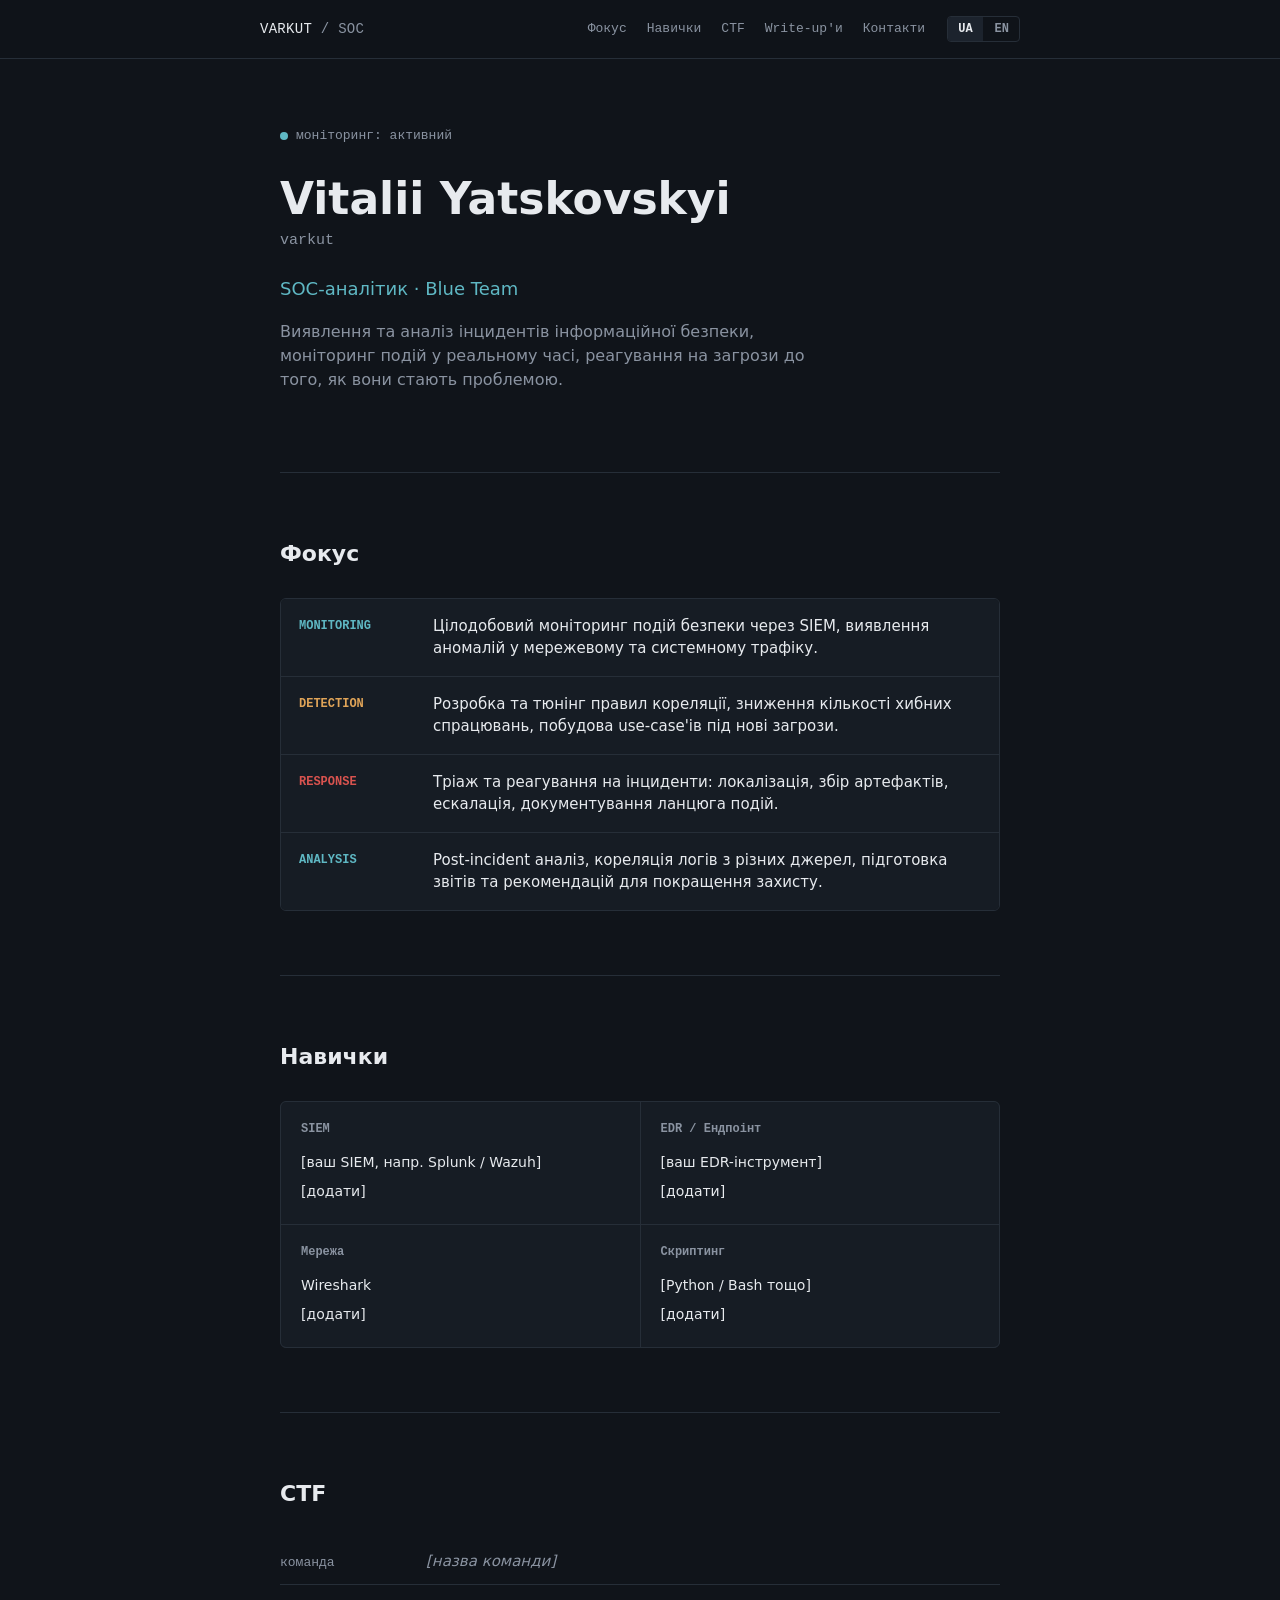
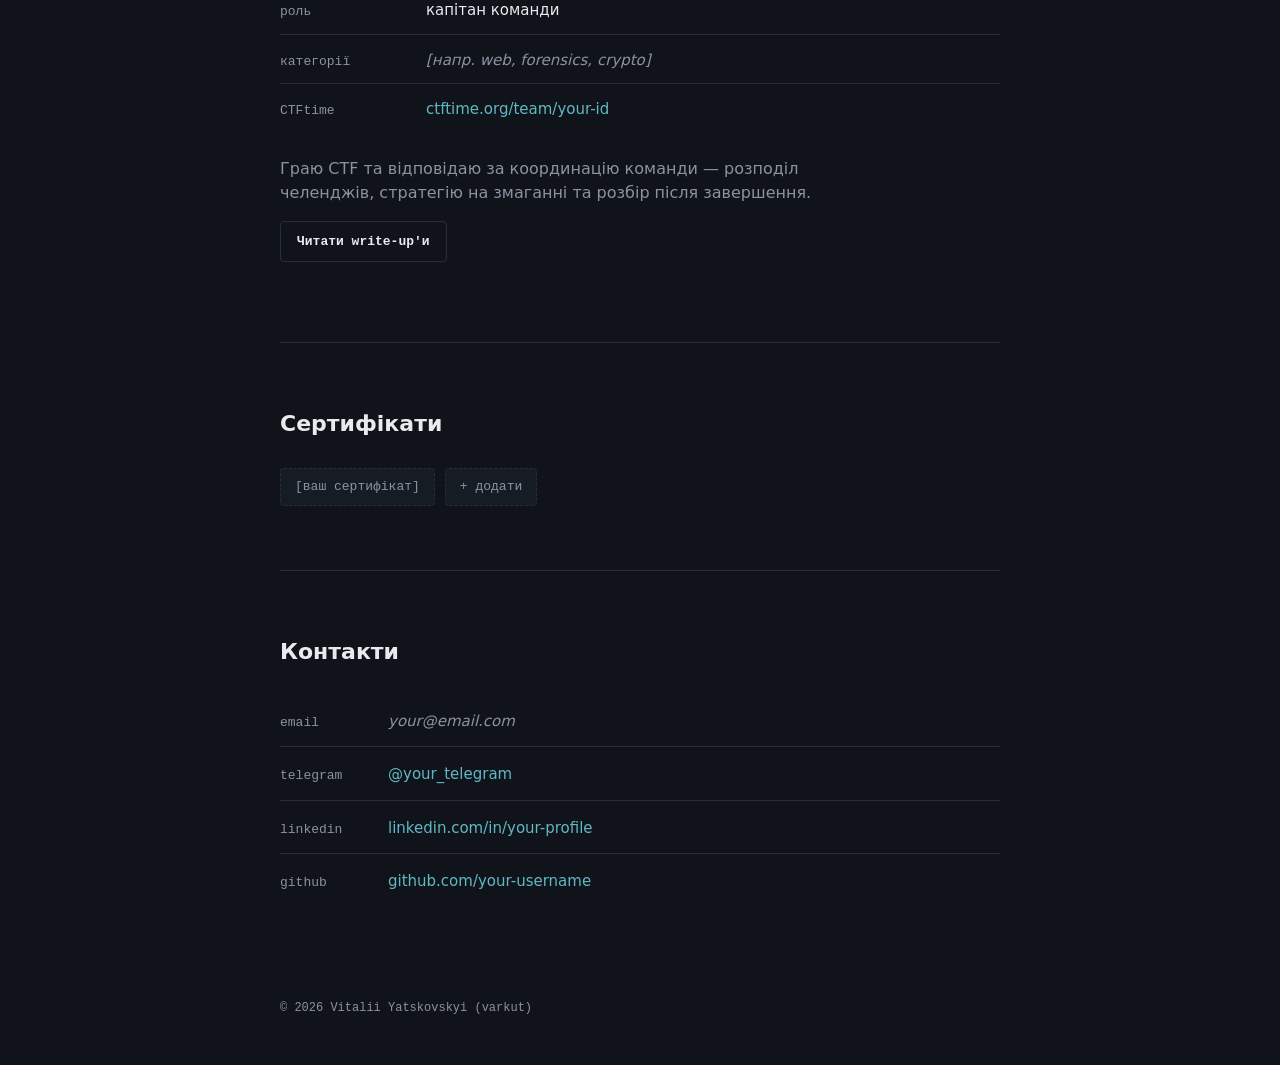
<file: index.html>
<!DOCTYPE html>
<html lang="uk">
<head>
<meta charset="UTF-8">
<meta name="viewport" content="width=device-width, initial-scale=1.0">
<title>Vitalii Yatskovskyi — SOC / Blue Team Analyst</title>
<meta http-equiv="Content-Security-Policy" content="default-src 'self'; style-src 'self' https://fonts.googleapis.com; font-src https://fonts.gstatic.com; script-src 'self'; img-src 'self' data:; connect-src 'none'; object-src 'none'; base-uri 'self'; form-action 'self'">
<meta name="referrer" content="no-referrer">
<link rel="preconnect" href="https://fonts.googleapis.com">
<link rel="preconnect" href="https://fonts.gstatic.com" crossorigin>
<link href="https://fonts.googleapis.com/css2?family=Space+Grotesk:wght@400;500;600;700&family=IBM+Plex+Mono:wght@400;500;600&display=swap" rel="stylesheet">
<link rel="stylesheet" href="styles.css">
</head>
<body>

<header>
  <div class="brand">VARKUT<span> / SOC</span></div>
  <div class="header-right">
    <nav>
      <a href="#focus" data-uk="Фокус" data-en="Focus">Фокус</a>
      <a href="#skills" data-uk="Навички" data-en="Skills">Навички</a>
      <a href="#ctf">CTF</a>
      <a href="writeups.html" data-uk="Write-up'и" data-en="Write-ups">Write-up'и</a>
      <a href="#contact" data-uk="Контакти" data-en="Contact">Контакти</a>
    </nav>
    <div class="lang-switch">
      <button type="button" data-set-lang="uk" class="active">UA</button>
      <button type="button" data-set-lang="en">EN</button>
    </div>
  </div>
</header>

<main>

  <section class="hero">
    <div class="status">
      <span class="dot"></span>
      <span data-uk="моніторинг: активний" data-en="monitoring: active">моніторинг: активний</span>
    </div>
    <h1>Vitalii Yatskovskyi</h1>
    <div class="alias">varkut</div>
    <div class="role" data-uk="SOC-аналітик · Blue Team" data-en="SOC Analyst · Blue Team">SOC-аналітик · Blue Team</div>
    <p class="tagline" data-uk="Виявлення та аналіз інцидентів інформаційної безпеки, моніторинг подій у реальному часі, реагування на загрози до того, як вони стають проблемою." data-en="Detecting and analyzing security incidents, real-time event monitoring, and responding to threats before they become a problem.">Виявлення та аналіз інцидентів інформаційної безпеки, моніторинг подій у реальному часі, реагування на загрози до того, як вони стають проблемою.</p>
  </section>

  <section id="focus">
    <h2 data-uk="Фокус" data-en="Focus">Фокус</h2>
    <div class="log">
      <div class="log-row">
        <span class="tag info">MONITORING</span>
        <p data-uk="Цілодобовий моніторинг подій безпеки через SIEM, виявлення аномалій у мережевому та системному трафіку." data-en="Round-the-clock monitoring of security events via SIEM, detecting anomalies in network and system traffic.">Цілодобовий моніторинг подій безпеки через SIEM, виявлення аномалій у мережевому та системному трафіку.</p>
      </div>
      <div class="log-row">
        <span class="tag med">DETECTION</span>
        <p data-uk="Розробка та тюнінг правил кореляції, зниження кількості хибних спрацювань, побудова use-case'ів під нові загрози." data-en="Building and tuning correlation rules, reducing false positives, developing use cases for emerging threats.">Розробка та тюнінг правил кореляції, зниження кількості хибних спрацювань, побудова use-case'ів під нові загрози.</p>
      </div>
      <div class="log-row">
        <span class="tag high">RESPONSE</span>
        <p data-uk="Тріаж та реагування на інциденти: локалізація, збір артефактів, ескалація, документування ланцюга подій." data-en="Incident triage and response: containment, artifact collection, escalation, and documenting the event chain.">Тріаж та реагування на інциденти: локалізація, збір артефактів, ескалація, документування ланцюга подій.</p>
      </div>
      <div class="log-row">
        <span class="tag info">ANALYSIS</span>
        <p data-uk="Post-incident аналіз, кореляція логів з різних джерел, підготовка звітів та рекомендацій для покращення захисту." data-en="Post-incident analysis, correlating logs across sources, preparing reports and recommendations to improve defenses.">Post-incident аналіз, кореляція логів з різних джерел, підготовка звітів та рекомендацій для покращення захисту.</p>
      </div>
    </div>
  </section>

  <section id="skills">
    <h2 data-uk="Навички" data-en="Skills">Навички</h2>
    <div class="skills">
      <div class="skill-cell">
        <h3>SIEM</h3>
        <ul>
          <li data-uk="[ваш SIEM, напр. Splunk / Wazuh]" data-en="[your SIEM, e.g. Splunk / Wazuh]">[ваш SIEM, напр. Splunk / Wazuh]</li>
          <li data-uk="[додати]" data-en="[add]">[додати]</li>
        </ul>
      </div>
      <div class="skill-cell">
        <h3 data-uk="EDR / Ендпоінт" data-en="EDR / Endpoint">EDR / Ендпоінт</h3>
        <ul>
          <li data-uk="[ваш EDR-інструмент]" data-en="[your EDR tool]">[ваш EDR-інструмент]</li>
          <li data-uk="[додати]" data-en="[add]">[додати]</li>
        </ul>
      </div>
      <div class="skill-cell">
        <h3 data-uk="Мережа" data-en="Network">Мережа</h3>
        <ul>
          <li>Wireshark</li>
          <li data-uk="[додати]" data-en="[add]">[додати]</li>
        </ul>
      </div>
      <div class="skill-cell">
        <h3 data-uk="Скриптинг" data-en="Scripting">Скриптинг</h3>
        <ul>
          <li data-uk="[Python / Bash тощо]" data-en="[Python / Bash, etc.]">[Python / Bash тощо]</li>
          <li data-uk="[додати]" data-en="[add]">[додати]</li>
        </ul>
      </div>
    </div>
  </section>

  <section id="ctf">
    <h2>CTF</h2>
    <div class="ctf-grid">
      <div class="ctf-row">
        <span class="ctf-label mono" data-uk="команда" data-en="team">команда</span>
        <span class="ctf-value placeholder" data-uk="[назва команди]" data-en="[team name]">[назва команди]</span>
      </div>
      <div class="ctf-row">
        <span class="ctf-label mono" data-uk="роль" data-en="role">роль</span>
        <span class="ctf-value" data-uk="капітан команди" data-en="team captain">капітан команди</span>
      </div>
      <div class="ctf-row">
        <span class="ctf-label mono" data-uk="категорії" data-en="categories">категорії</span>
        <span class="ctf-value placeholder" data-uk="[напр. web, forensics, crypto]" data-en="[e.g. web, forensics, crypto]">[напр. web, forensics, crypto]</span>
      </div>
      <div class="ctf-row">
        <span class="ctf-label mono">CTFtime</span>
        <a class="ctf-value" href="#" target="_blank" rel="noopener noreferrer">ctftime.org/team/your-id</a>
      </div>
    </div>
    <p class="tagline" data-uk="Граю CTF та відповідаю за координацію команди — розподіл челенджів, стратегію на змаганні та розбір після завершення." data-en="I play CTF and coordinate the team — splitting up challenges, in-game strategy, and the post-event debrief.">Граю CTF та відповідаю за координацію команди — розподіл челенджів, стратегію на змаганні та розбір після завершення.</p>
    <p style="margin-top: 20px;">
      <a class="ctf-link" href="writeups.html" data-uk="Читати write-up'и" data-en="Read the write-ups">Читати write-up'и</a>
    </p>
  </section>

  <section id="certs">
    <h2 data-uk="Сертифікати" data-en="Certifications">Сертифікати</h2>
    <div class="certs">
      <span class="cert placeholder" data-uk="[ваш сертифікат]" data-en="[your certification]">[ваш сертифікат]</span>
      <span class="cert placeholder" data-uk="+ додати" data-en="+ add">+ додати</span>
    </div>
  </section>

  <section id="contact">
    <h2 data-uk="Контакти" data-en="Contact">Контакти</h2>
    <div class="contact-grid">
      <div class="contact-row">
        <span class="contact-label mono">email</span>
        <a class="contact-value placeholder" id="email-link" href="#" rel="nofollow">[завантаження…]</a>
      </div>
      <div class="contact-row">
        <span class="contact-label mono">telegram</span>
        <a class="contact-value" href="#" target="_blank" rel="noopener noreferrer">@your_telegram</a>
      </div>
      <div class="contact-row">
        <span class="contact-label mono">linkedin</span>
        <a class="contact-value" href="#" target="_blank" rel="noopener noreferrer">linkedin.com/in/your-profile</a>
      </div>
      <div class="contact-row">
        <span class="contact-label mono">github</span>
        <a class="contact-value" href="#" target="_blank" rel="noopener noreferrer">github.com/your-username</a>
      </div>
    </div>
  </section>

</main>

<footer>
  <div class="footer-inner">
    © 2026 Vitalii Yatskovskyi (varkut)
  </div>
</footer>

<script src="script.js"></script>
</body>
</html>
</file>
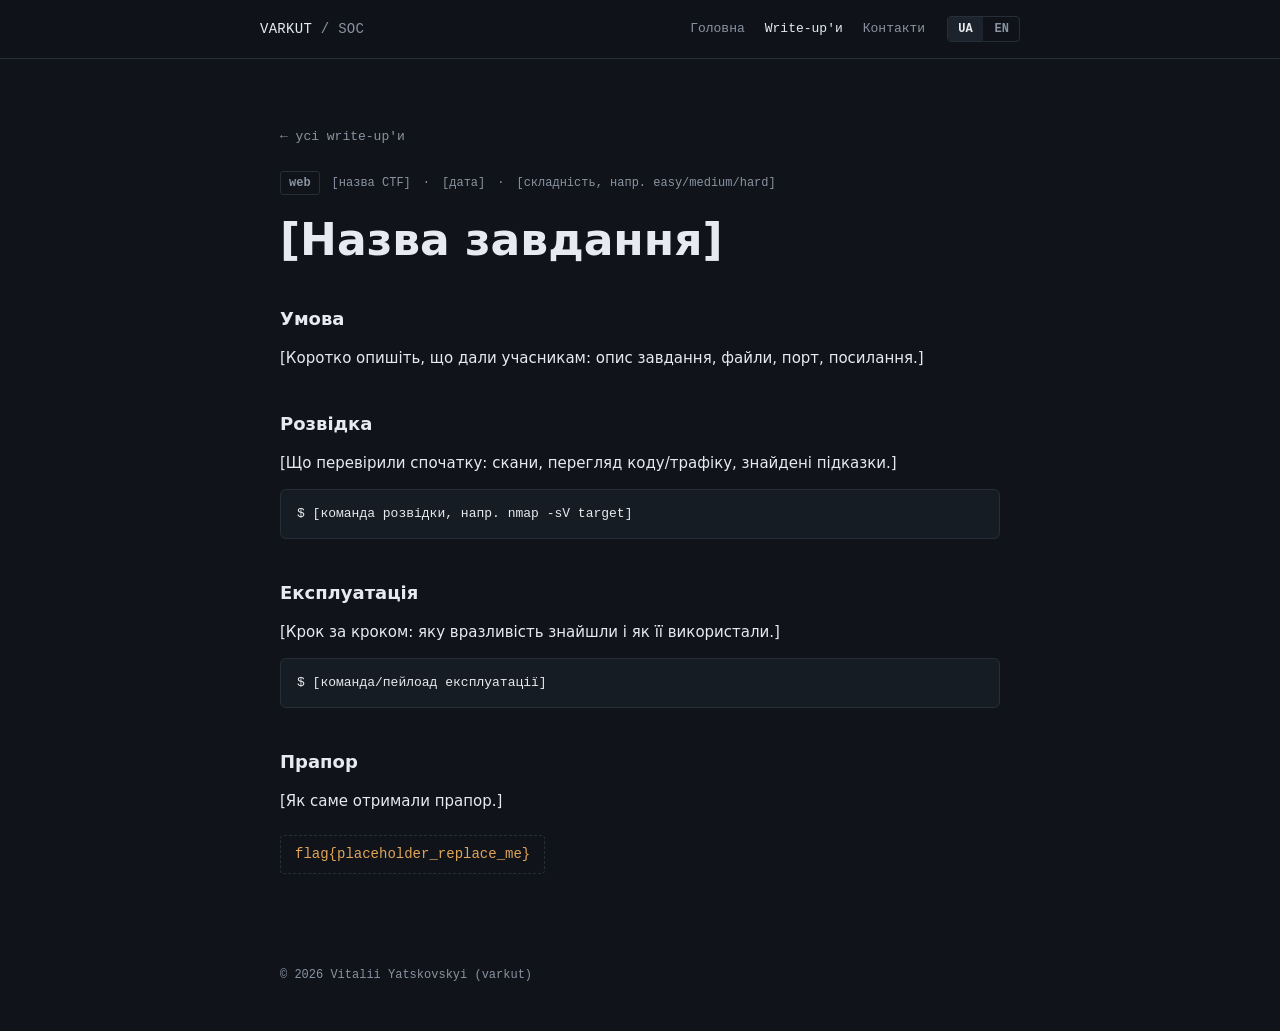
<file: writeup-template.html>
<!DOCTYPE html>
<html lang="uk">
<head>
<meta charset="UTF-8">
<meta name="viewport" content="width=device-width, initial-scale=1.0">
<title>[Назва завдання] — write-up</title>
<meta http-equiv="Content-Security-Policy" content="default-src 'self'; style-src 'self' https://fonts.googleapis.com; font-src https://fonts.gstatic.com; script-src 'self'; img-src 'self' data:; connect-src 'none'; object-src 'none'; base-uri 'self'; form-action 'self'">
<meta name="referrer" content="no-referrer">
<link rel="preconnect" href="https://fonts.googleapis.com">
<link rel="preconnect" href="https://fonts.gstatic.com" crossorigin>
<link href="https://fonts.googleapis.com/css2?family=Space+Grotesk:wght@400;500;600;700&family=IBM+Plex+Mono:wght@400;500;600&display=swap" rel="stylesheet">
<link rel="stylesheet" href="styles.css">
</head>
<body>

<header>
  <div class="brand">VARKUT<span> / SOC</span></div>
  <div class="header-right">
    <nav>
      <a href="index.html" data-uk="Головна" data-en="Home">Головна</a>
      <a href="writeups.html" class="current" data-uk="Write-up'и" data-en="Write-ups">Write-up'и</a>
      <a href="index.html#contact" data-uk="Контакти" data-en="Contact">Контакти</a>
    </nav>
    <div class="lang-switch">
      <button type="button" data-set-lang="uk" class="active">UA</button>
      <button type="button" data-set-lang="en">EN</button>
    </div>
  </div>
</header>

<main>
  <section style="border-bottom: none;">
    <a class="back-link" href="writeups.html">&larr; <span data-uk="усі write-up'и" data-en="all write-ups">усі write-up'и</span></a>

    <div class="article-meta">
      <span class="cat">web</span>
      <span data-uk="[назва CTF]" data-en="[CTF name]">[назва CTF]</span>
      <span>·</span>
      <span data-uk="[дата]" data-en="[date]">[дата]</span>
      <span>·</span>
      <span data-uk="[складність, напр. easy/medium/hard]" data-en="[difficulty, e.g. easy/medium/hard]">[складність, напр. easy/medium/hard]</span>
    </div>

    <h1 data-uk="[Назва завдання]" data-en="[Challenge name]">[Назва завдання]</h1>

    <article>
      <h2 data-uk="Умова" data-en="Challenge">Умова</h2>
      <p data-uk="[Коротко опишіть, що дали учасникам: опис завдання, файли, порт, посилання.]" data-en="[Briefly describe what participants were given: challenge description, files, port, link.]">[Коротко опишіть, що дали учасникам: опис завдання, файли, порт, посилання.]</p>

      <h2 data-uk="Розвідка" data-en="Recon">Розвідка</h2>
      <p data-uk="[Що перевірили спочатку: скани, перегляд коду/трафіку, знайдені підказки.]" data-en="[What you checked first: scans, code/traffic review, hints found.]">[Що перевірили спочатку: скани, перегляд коду/трафіку, знайдені підказки.]</p>
      <pre>$ [команда розвідки, напр. nmap -sV target]</pre>

      <h2 data-uk="Експлуатація" data-en="Exploitation">Експлуатація</h2>
      <p data-uk="[Крок за кроком: яку вразливість знайшли і як її використали.]" data-en="[Step by step: which vulnerability you found and how you exploited it.]">[Крок за кроком: яку вразливість знайшли і як її використали.]</p>
      <pre>$ [команда/пейлоад експлуатації]</pre>

      <h2 data-uk="Прапор" data-en="Flag">Прапор</h2>
      <p data-uk="[Як саме отримали прапор.]" data-en="[How you retrieved the flag.]">[Як саме отримали прапор.]</p>
      <span class="flag">flag&#123;placeholder_replace_me&#125;</span>
    </article>
  </section>
</main>

<footer>
  <div class="footer-inner">
    © 2026 Vitalii Yatskovskyi (varkut)
  </div>
</footer>

<script src="script.js"></script>
</body>
</html>
</file>
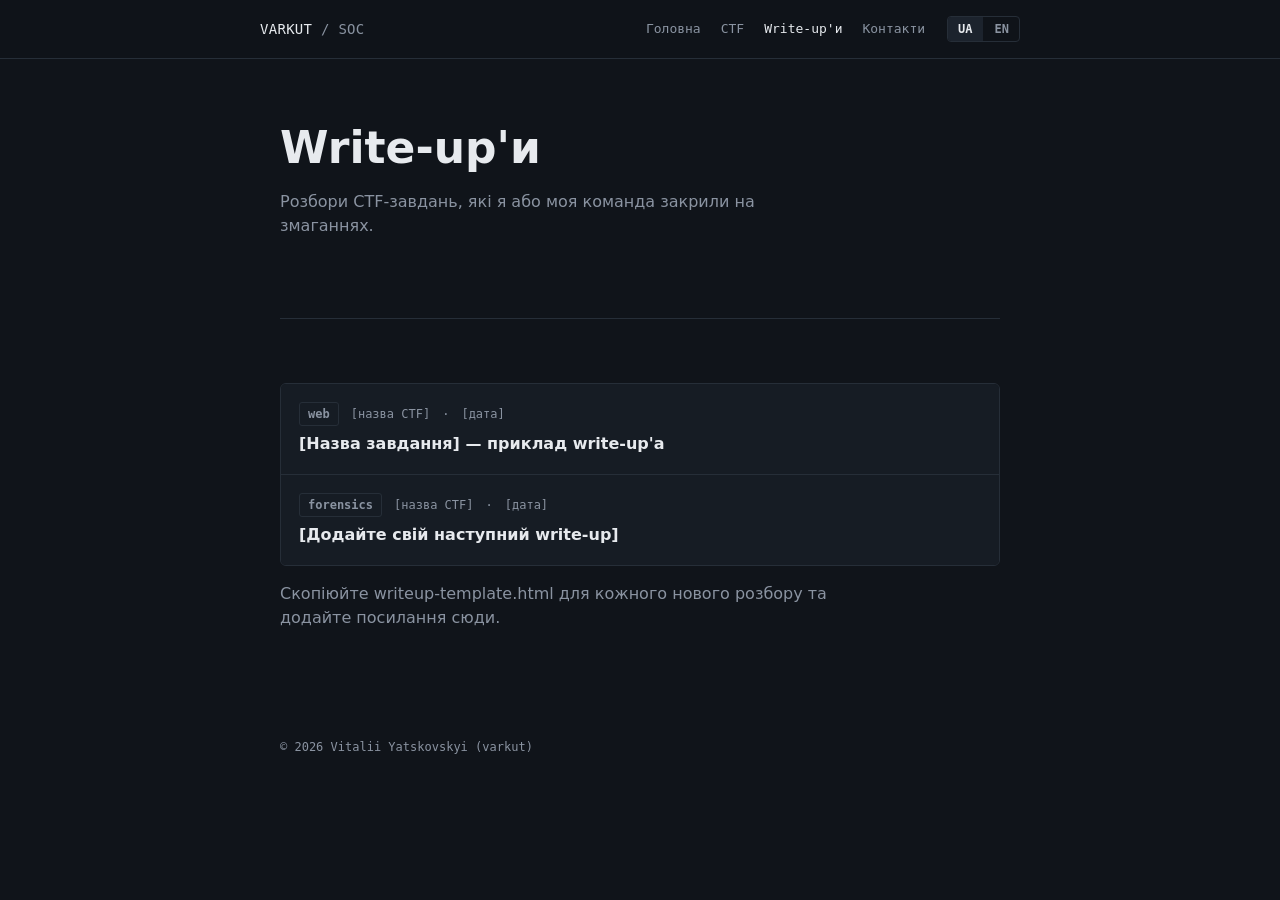
<file: writeups.html>
<!DOCTYPE html>
<html lang="uk">
<head>
<meta charset="UTF-8">
<meta name="viewport" content="width=device-width, initial-scale=1.0">
<title>Write-up'и — Vitalii Yatskovskyi</title>
<meta http-equiv="Content-Security-Policy" content="default-src 'self'; style-src 'self' https://fonts.googleapis.com; font-src https://fonts.gstatic.com; script-src 'self'; img-src 'self' data:; connect-src 'none'; object-src 'none'; base-uri 'self'; form-action 'self'">
<meta name="referrer" content="no-referrer">
<link rel="preconnect" href="https://fonts.googleapis.com">
<link rel="preconnect" href="https://fonts.gstatic.com" crossorigin>
<link href="https://fonts.googleapis.com/css2?family=Space+Grotesk:wght@400;500;600;700&family=IBM+Plex+Mono:wght@400;500;600&display=swap" rel="stylesheet">
<link rel="stylesheet" href="styles.css">
</head>
<body>

<header>
  <div class="brand">VARKUT<span> / SOC</span></div>
  <div class="header-right">
    <nav>
      <a href="index.html" data-uk="Головна" data-en="Home">Головна</a>
      <a href="index.html#ctf">CTF</a>
      <a href="writeups.html" class="current" data-uk="Write-up'и" data-en="Write-ups">Write-up'и</a>
      <a href="index.html#contact" data-uk="Контакти" data-en="Contact">Контакти</a>
    </nav>
    <div class="lang-switch">
      <button type="button" data-set-lang="uk" class="active">UA</button>
      <button type="button" data-set-lang="en">EN</button>
    </div>
  </div>
</header>

<main>

  <section class="hero" style="padding-bottom: 32px;">
    <h1 data-uk="Write-up'и" data-en="Write-ups">Write-up'и</h1>
    <p class="tagline" data-uk="Розбори CTF-завдань, які я або моя команда закрили на змаганнях." data-en="Breakdowns of CTF challenges that my team or I solved in competitions.">Розбори CTF-завдань, які я або моя команда закрили на змаганнях.</p>
  </section>

  <section style="border-bottom: none;">
    <div class="writeup-list">
      <a class="writeup-item" href="writeup-template.html">
        <div class="writeup-meta">
          <span class="cat">web</span>
          <span data-uk="[назва CTF]" data-en="[CTF name]">[назва CTF]</span>
          <span>·</span>
          <span data-uk="[дата]" data-en="[date]">[дата]</span>
        </div>
        <div class="writeup-title" data-uk="[Назва завдання] — приклад write-up'а" data-en="[Challenge name] — sample write-up">[Назва завдання] — приклад write-up'а</div>
      </a>
      <a class="writeup-item" href="writeup-template.html">
        <div class="writeup-meta">
          <span class="cat">forensics</span>
          <span data-uk="[назва CTF]" data-en="[CTF name]">[назва CTF]</span>
          <span>·</span>
          <span data-uk="[дата]" data-en="[date]">[дата]</span>
        </div>
        <div class="writeup-title" data-uk="[Додайте свій наступний write-up]" data-en="[Add your next write-up]">[Додайте свій наступний write-up]</div>
      </a>
    </div>
    <p class="tagline" style="margin-top: 20px; font-size: 14px;" data-uk="Скопіюйте writeup-template.html для кожного нового розбору та додайте посилання сюди." data-en="Copy writeup-template.html for each new write-up and link it here.">Скопіюйте writeup-template.html для кожного нового розбору та додайте посилання сюди.</p>
  </section>

</main>

<footer>
  <div class="footer-inner">
    © 2026 Vitalii Yatskovskyi (varkut)
  </div>
</footer>

<script src="script.js"></script>
</body>
</html>
</file>
<file: styles.css>
:root{
  --bg: #10141a;
  --bg-elevated: #161c24;
  --bg-elevated-2: #1c232d;
  --text: #e7eaee;
  --text-dim: #8a93a1;
  --border: #262e38;
  --accent-info: #5fb8c4;
  --accent-med: #e0a458;
  --accent-high: #d9534f;
  --max-w: 760px;
}

*{ box-sizing: border-box; }
html{ scroll-behavior: smooth; }

body{
  margin: 0;
  background: var(--bg);
  color: var(--text);
  font-family: 'Space Grotesk', system-ui, sans-serif;
  line-height: 1.5;
  -webkit-font-smoothing: antialiased;
}

.mono{ font-family: 'IBM Plex Mono', ui-monospace, monospace; }

a{ color: var(--accent-info); text-decoration: none; }
a:hover{ text-decoration: underline; }
a:focus-visible, button:focus-visible{
  outline: 2px solid var(--accent-info);
  outline-offset: 3px;
}

header{
  position: sticky;
  top: 0;
  z-index: 10;
  display: flex;
  justify-content: space-between;
  align-items: center;
  padding: 16px max(20px, calc((100% - var(--max-w)) / 2));
  background: rgba(16,20,26,0.86);
  backdrop-filter: blur(8px);
  border-bottom: 1px solid var(--border);
}

.brand{
  font-family: 'IBM Plex Mono', monospace;
  font-size: 14px;
  letter-spacing: 0.02em;
  color: var(--text);
}
.brand span{ color: var(--text-dim); }

.header-right{
  display: flex;
  align-items: center;
  gap: 22px;
}

nav{ display: flex; gap: 20px; flex-wrap: wrap; }
nav a{
  color: var(--text-dim);
  font-family: 'IBM Plex Mono', monospace;
  font-size: 13px;
}
nav a:hover{ color: var(--text); text-decoration: none; }
nav a.current{ color: var(--text); }

.lang-switch{
  display: flex;
  align-items: center;
  gap: 2px;
  border: 1px solid var(--border);
  border-radius: 4px;
  overflow: hidden;
}
.lang-switch button{
  font-family: 'IBM Plex Mono', monospace;
  font-size: 12px;
  font-weight: 600;
  background: transparent;
  color: var(--text-dim);
  border: none;
  padding: 5px 10px;
  cursor: pointer;
}
.lang-switch button.active{
  background: var(--bg-elevated-2);
  color: var(--text);
}

main{
  max-width: var(--max-w);
  margin: 0 auto;
  padding: 0 20px;
}

section{
  padding: 64px 0;
  border-bottom: 1px solid var(--border);
}
section:last-of-type{ border-bottom: none; }

/* ---- hero ---- */
.status{
  display: inline-flex;
  align-items: center;
  gap: 8px;
  font-family: 'IBM Plex Mono', monospace;
  font-size: 13px;
  color: var(--text-dim);
  margin-bottom: 28px;
}
.dot{
  width: 8px;
  height: 8px;
  border-radius: 50%;
  background: var(--accent-info);
  box-shadow: 0 0 0 0 rgba(95,184,196,0.6);
  animation: pulse 2.4s infinite;
}
@keyframes pulse{
  0%   { box-shadow: 0 0 0 0 rgba(95,184,196,0.5); }
  70%  { box-shadow: 0 0 0 8px rgba(95,184,196,0); }
  100% { box-shadow: 0 0 0 0 rgba(95,184,196,0); }
}
@media (prefers-reduced-motion: reduce){
  .dot{ animation: none; }
}

h1{
  font-size: clamp(32px, 5vw, 44px);
  line-height: 1.15;
  margin: 0 0 6px 0;
  font-weight: 700;
}
.alias{
  font-family: 'IBM Plex Mono', monospace;
  color: var(--text-dim);
  font-size: 15px;
  margin-bottom: 22px;
}
.role{
  font-size: 18px;
  color: var(--accent-info);
  font-weight: 500;
  margin-bottom: 18px;
}
.tagline{
  max-width: 56ch;
  color: var(--text-dim);
  font-size: 16px;
}

h2{
  font-size: 22px;
  font-weight: 600;
  margin: 0 0 28px 0;
}

/* ---- focus log ---- */
.log{
  display: flex;
  flex-direction: column;
  border: 1px solid var(--border);
  border-radius: 6px;
  overflow: hidden;
}
.log-row{
  display: grid;
  grid-template-columns: 118px 1fr;
  gap: 16px;
  padding: 16px 18px;
  background: var(--bg-elevated);
}
.log-row + .log-row{ border-top: 1px solid var(--border); }
.tag{
  font-family: 'IBM Plex Mono', monospace;
  font-size: 12px;
  font-weight: 600;
  align-self: start;
  padding-top: 2px;
}
.tag.info{ color: var(--accent-info); }
.tag.med{ color: var(--accent-med); }
.tag.high{ color: var(--accent-high); }
.log-row p{ margin: 0; color: var(--text); font-size: 15px; }

/* ---- skills ---- */
.skills{
  display: grid;
  grid-template-columns: 1fr 1fr;
  gap: 1px;
  background: var(--border);
  border: 1px solid var(--border);
  border-radius: 6px;
  overflow: hidden;
}
.skill-cell{
  background: var(--bg-elevated);
  padding: 18px 20px;
}
.skill-cell h3{
  font-family: 'IBM Plex Mono', monospace;
  font-size: 12px;
  color: var(--text-dim);
  margin: 0 0 10px 0;
  font-weight: 600;
}
.skill-cell ul{
  margin: 0;
  padding: 0;
  list-style: none;
}
.skill-cell li{
  font-size: 14px;
  padding: 4px 0;
  color: var(--text);
}
@media (max-width: 560px){
  .skills{ grid-template-columns: 1fr; }
}

/* ---- CTF ---- */
.ctf-grid{
  display: flex;
  flex-direction: column;
  gap: 2px;
  margin-bottom: 24px;
}
.ctf-row{
  display: flex;
  align-items: baseline;
  gap: 16px;
  padding: 12px 0;
  border-bottom: 1px solid var(--border);
}
.ctf-row:last-child{ border-bottom: none; }
.ctf-label{
  font-family: 'IBM Plex Mono', monospace;
  font-size: 13px;
  color: var(--text-dim);
  width: 130px;
  flex-shrink: 0;
}
.ctf-value{ font-size: 15px; }
.ctf-value.placeholder{ color: var(--text-dim); font-style: italic; }
.ctf-link{
  display: inline-block;
  font-family: 'IBM Plex Mono', monospace;
  font-size: 13px;
  font-weight: 600;
  padding: 10px 16px;
  border: 1px solid var(--border);
  border-radius: 4px;
  color: var(--text);
}
.ctf-link:hover{
  border-color: var(--accent-info);
  text-decoration: none;
}

/* ---- certs ---- */
.certs{
  display: flex;
  flex-wrap: wrap;
  gap: 10px;
}
.cert{
  font-family: 'IBM Plex Mono', monospace;
  font-size: 13px;
  padding: 8px 14px;
  border: 1px solid var(--border);
  border-radius: 4px;
  color: var(--text-dim);
  background: var(--bg-elevated);
}
.cert.placeholder{
  border-style: dashed;
}

/* ---- contact ---- */
.contact-grid{
  display: flex;
  flex-direction: column;
  gap: 2px;
}
.contact-row{
  display: flex;
  align-items: baseline;
  gap: 16px;
  padding: 14px 0;
  border-bottom: 1px solid var(--border);
}
.contact-row:last-child{ border-bottom: none; }
.contact-label{
  font-family: 'IBM Plex Mono', monospace;
  font-size: 13px;
  color: var(--text-dim);
  width: 92px;
  flex-shrink: 0;
}
.contact-value{ font-size: 15px; }
.contact-value.placeholder{ color: var(--text-dim); font-style: italic; }

footer{
  padding: 28px 0 48px;
  text-align: left;
  color: var(--text-dim);
  font-family: 'IBM Plex Mono', monospace;
  font-size: 12px;
}
.footer-inner{
  max-width: var(--max-w);
  margin: 0 auto;
  padding: 0 20px;
}

/* ---- writeups list ---- */
.writeup-list{
  display: flex;
  flex-direction: column;
  border: 1px solid var(--border);
  border-radius: 6px;
  overflow: hidden;
}
.writeup-item{
  display: block;
  padding: 18px;
  background: var(--bg-elevated);
  color: var(--text);
}
.writeup-item:hover{
  background: var(--bg-elevated-2);
  text-decoration: none;
}
.writeup-item + .writeup-item{ border-top: 1px solid var(--border); }
.writeup-meta{
  display: flex;
  gap: 12px;
  align-items: center;
  margin-bottom: 6px;
  font-family: 'IBM Plex Mono', monospace;
  font-size: 12px;
  color: var(--text-dim);
}
.writeup-meta .cat{
  font-weight: 600;
  padding: 2px 8px;
  border: 1px solid var(--border);
  border-radius: 3px;
}
.writeup-title{
  font-size: 16px;
  font-weight: 600;
  color: var(--text);
}

/* ---- writeup article page ---- */
.article-meta{
  display: flex;
  gap: 12px;
  align-items: center;
  flex-wrap: wrap;
  font-family: 'IBM Plex Mono', monospace;
  font-size: 12px;
  color: var(--text-dim);
  margin-bottom: 20px;
}
.article-meta .cat{
  font-weight: 600;
  padding: 2px 8px;
  border: 1px solid var(--border);
  border-radius: 3px;
}
.back-link{
  display: inline-block;
  font-family: 'IBM Plex Mono', monospace;
  font-size: 13px;
  color: var(--text-dim);
  margin-bottom: 24px;
}
article h2{
  font-size: 18px;
  margin: 40px 0 14px 0;
}
article p{
  color: var(--text);
  font-size: 15px;
  max-width: 68ch;
}
pre{
  background: var(--bg-elevated);
  border: 1px solid var(--border);
  border-radius: 6px;
  padding: 14px 16px;
  overflow-x: auto;
  font-family: 'IBM Plex Mono', monospace;
  font-size: 13px;
  color: var(--text);
}
code{
  font-family: 'IBM Plex Mono', monospace;
  font-size: 0.9em;
  background: var(--bg-elevated);
  padding: 2px 5px;
  border-radius: 3px;
}
.flag{
  display: inline-block;
  margin-top: 8px;
  font-family: 'IBM Plex Mono', monospace;
  font-size: 14px;
  color: var(--accent-med);
  border: 1px dashed var(--border);
  padding: 8px 14px;
  border-radius: 4px;
}
</file>
